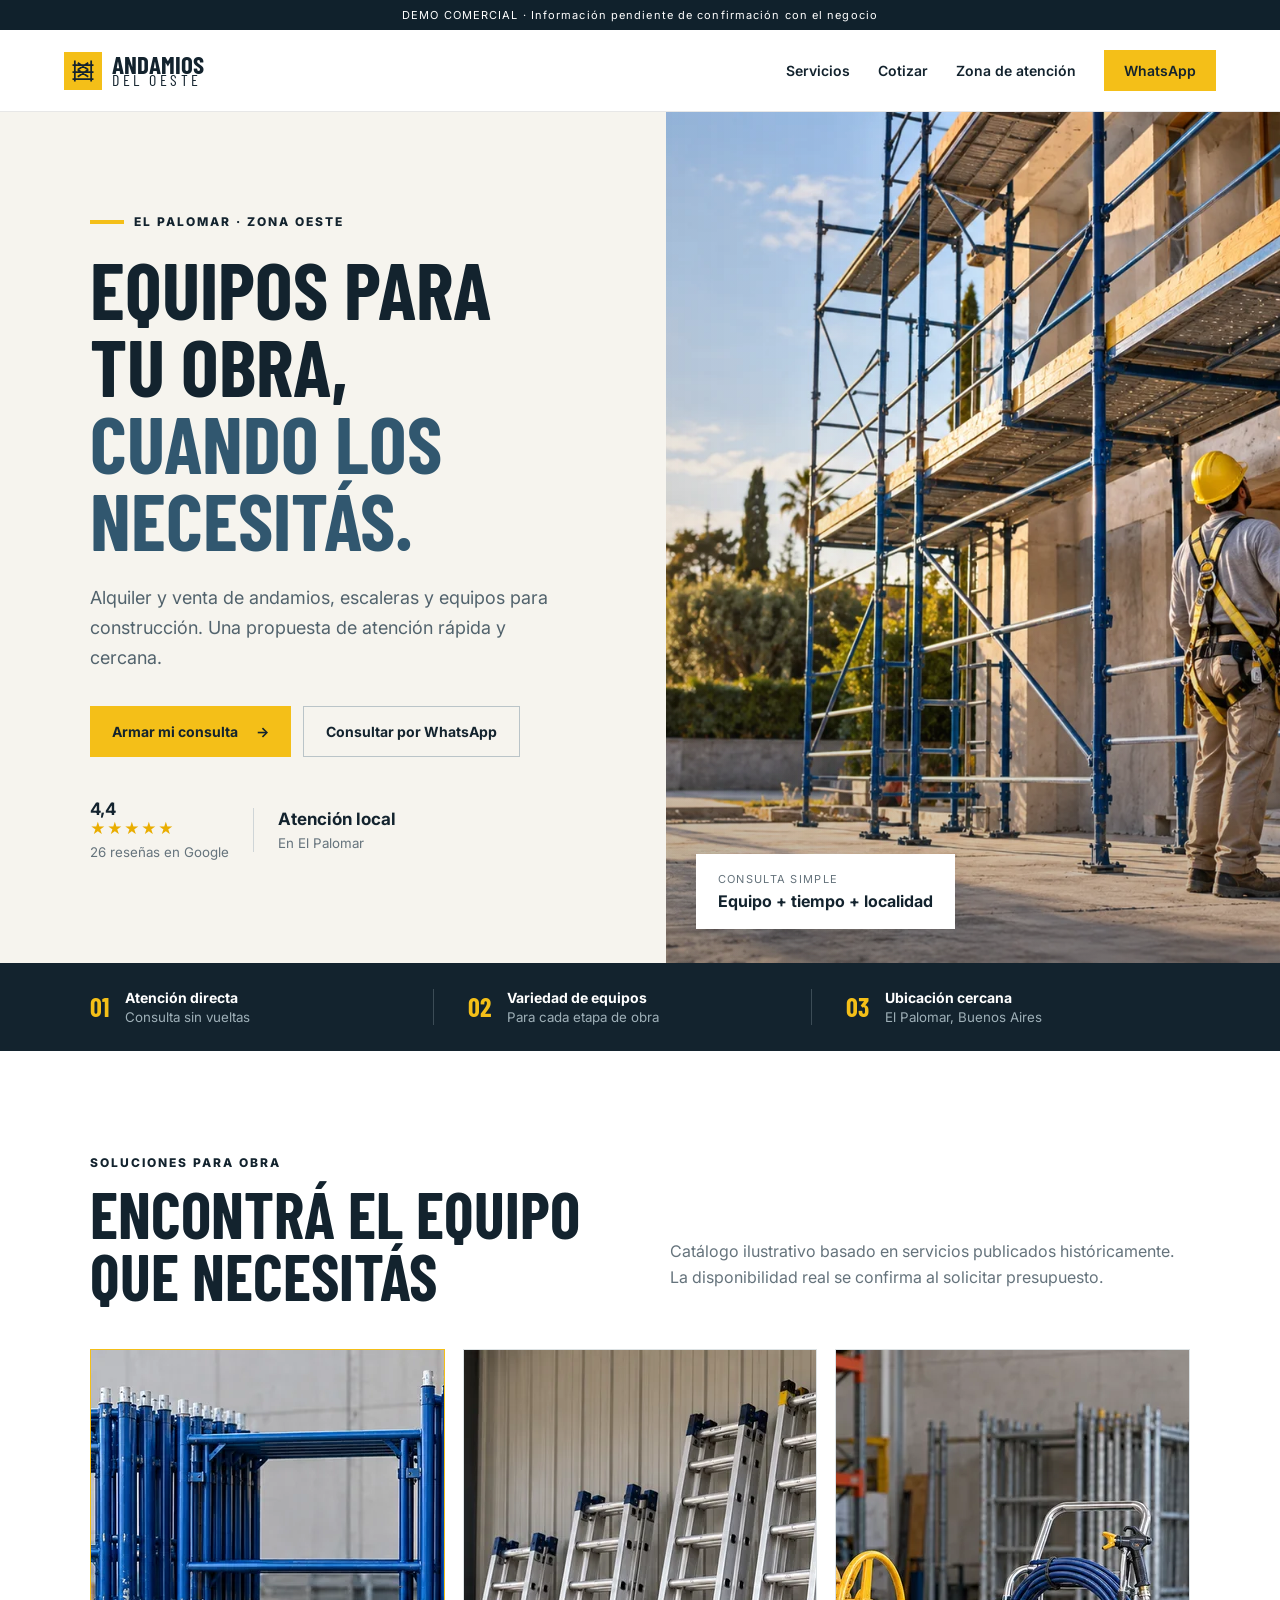
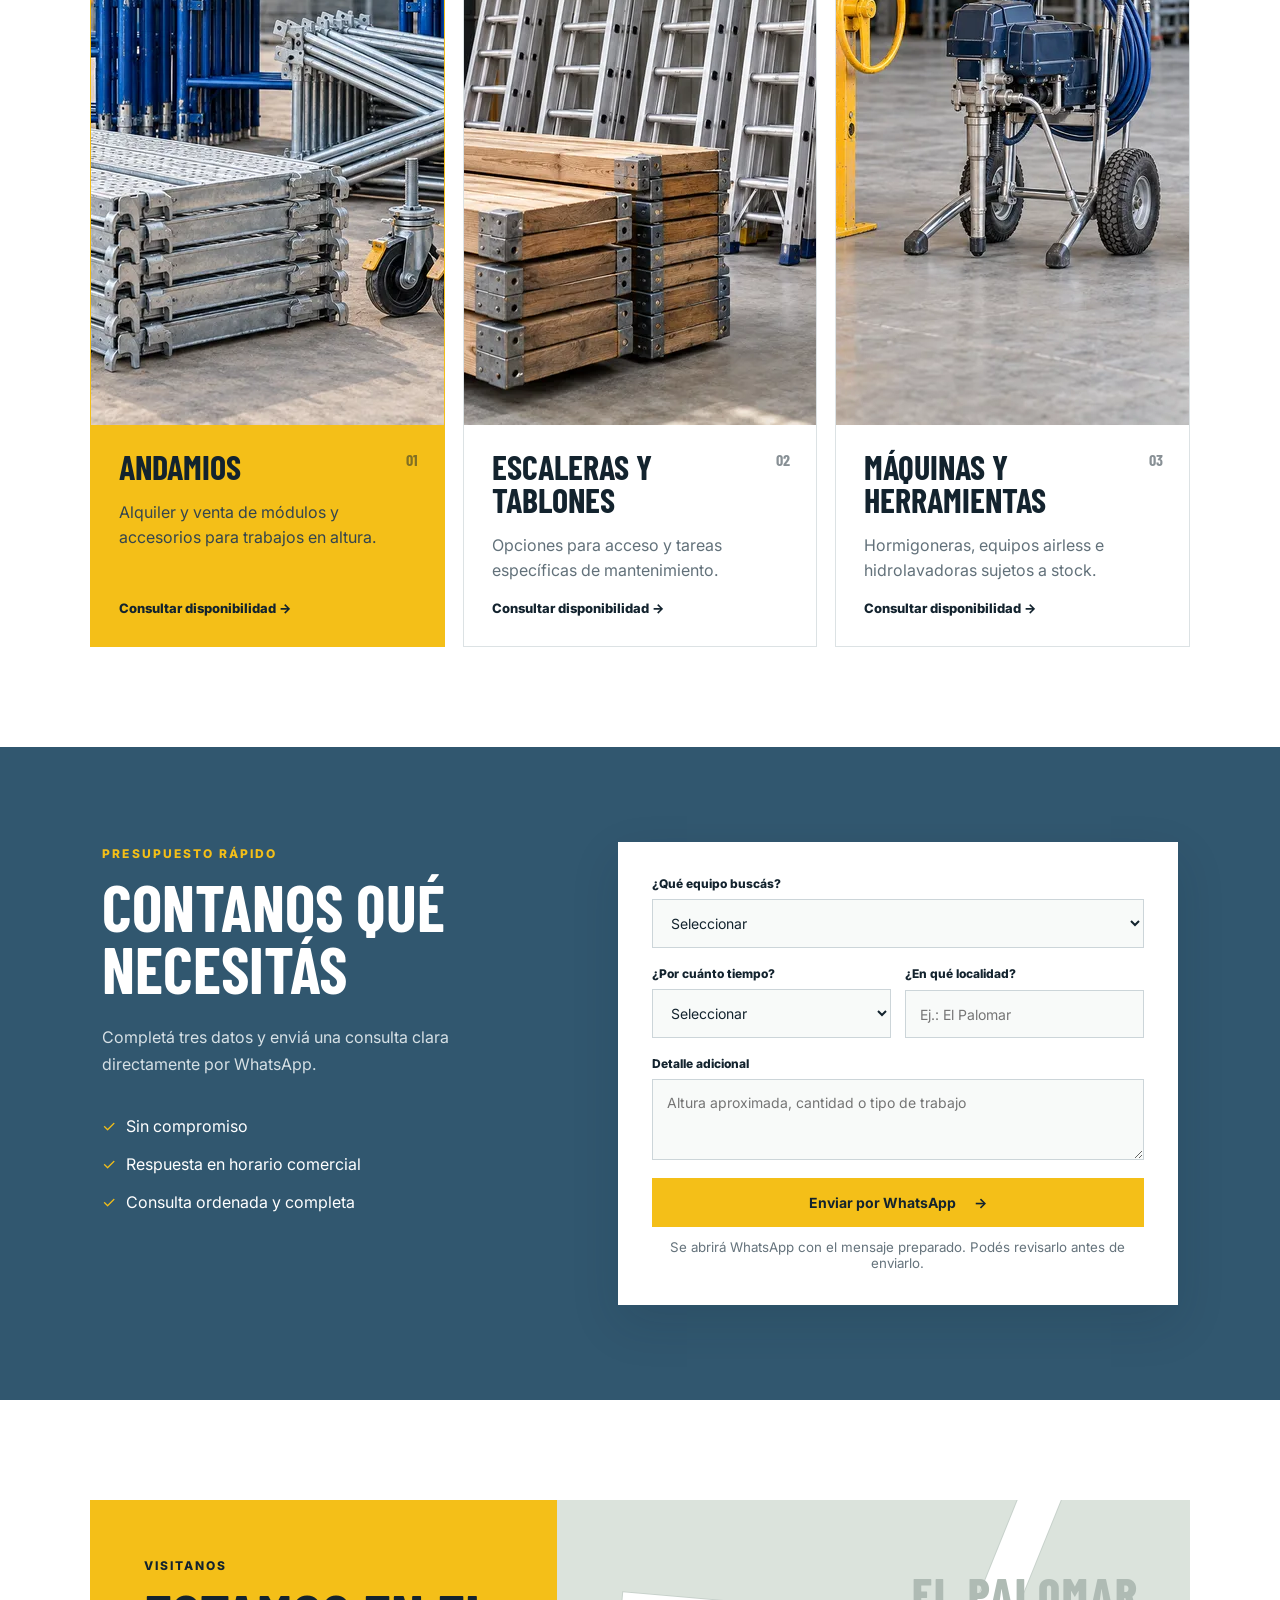
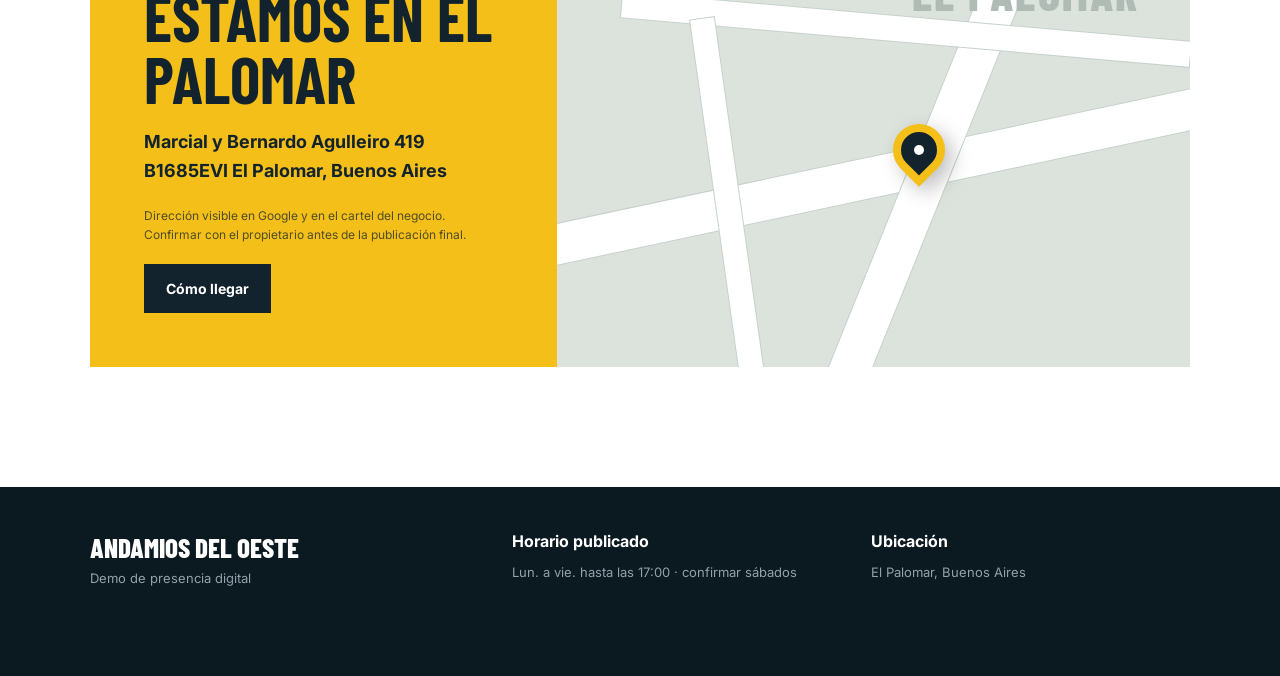
<file: index.html>
<!doctype html>
<html lang="es-AR">
<head>
  <meta charset="utf-8">
  <meta name="viewport" content="width=device-width, initial-scale=1">
  <meta name="description" content="Demo de sitio web para Andamios del Oeste: alquiler y venta de equipos para obra en El Palomar y Zona Oeste.">
  <meta name="robots" content="noindex,nofollow">
  <meta name="theme-color" content="#f4bf18">
  <title>Andamios del Oeste | Demo web</title>
  <link rel="preconnect" href="https://fonts.googleapis.com">
  <link rel="preconnect" href="https://fonts.gstatic.com" crossorigin>
  <link href="https://fonts.googleapis.com/css2?family=Barlow+Condensed:wght@600;700;800&family=Inter:wght@400;500;600;700;800&display=swap" rel="stylesheet">
  <link rel="stylesheet" href="styles.css">
</head>
<body>
  <div class="demo-strip">DEMO COMERCIAL · Información pendiente de confirmación con el negocio</div>
  <header class="site-header">
    <a class="brand" href="#inicio" aria-label="Andamios del Oeste, inicio">
      <span class="brand-mark" aria-hidden="true">
        <svg viewBox="0 0 48 48"><path d="M10 42V6m28 36V6M6 14h36M6 26h36M6 38h36M15 10l18 12M33 10 15 22M15 22l18 12M33 22 15 34"/></svg>
      </span>
      <span><strong>ANDAMIOS</strong><small>DEL OESTE</small></span>
    </a>
    <button class="menu-button" type="button" aria-expanded="false" aria-controls="nav">Menú</button>
    <nav id="nav" aria-label="Navegación principal">
      <a href="#servicios">Servicios</a>
      <a href="#cotizador">Cotizar</a>
      <a href="#zona">Zona de atención</a>
      <a class="nav-cta whatsapp-link" href="https://wa.me/5491133786768?text=Hola%2C%20quisiera%20consultar%20por%20el%20alquiler%20de%20equipos." target="_blank" rel="noopener">WhatsApp</a>
    </nav>
  </header>

  <main id="inicio">
    <section class="hero">
      <div class="hero-copy">
        <div class="eyebrow"><span></span> EL PALOMAR · ZONA OESTE</div>
        <h1>Equipos para tu obra, <em>cuando los necesitás.</em></h1>
        <p class="hero-lead">Alquiler y venta de andamios, escaleras y equipos para construcción. Una propuesta de atención rápida y cercana.</p>
        <div class="hero-actions">
          <a class="button primary" href="#cotizador">Armar mi consulta <span>→</span></a>
          <a class="button secondary whatsapp-link" href="https://wa.me/5491133786768?text=Hola%2C%20quisiera%20consultar%20por%20el%20alquiler%20de%20equipos." target="_blank" rel="noopener">Consultar por WhatsApp</a>
        </div>
        <div class="trust-row">
          <div class="rating"><strong>4,4</strong><span class="stars" aria-label="4,4 de 5 estrellas">★★★★★</span><small>26 reseñas en Google</small></div>
          <div class="trust-divider"></div>
          <div><strong>Atención local</strong><small>En El Palomar</small></div>
        </div>
      </div>
      <div class="hero-visual">
        <img src="assets/images/hero-andamios.webp" alt="Andamio modular instalado junto a una obra, con operario usando equipo de seguridad" width="1400" height="1050" fetchpriority="high">
        <div class="hero-shade"></div>
        <div class="visual-card"><span>Consulta simple</span><strong>Equipo + tiempo + localidad</strong></div>
      </div>
    </section>

    <section class="proof-bar" aria-label="Beneficios">
      <div><b>01</b><span><strong>Atención directa</strong><small>Consulta sin vueltas</small></span></div>
      <div><b>02</b><span><strong>Variedad de equipos</strong><small>Para cada etapa de obra</small></span></div>
      <div><b>03</b><span><strong>Ubicación cercana</strong><small>El Palomar, Buenos Aires</small></span></div>
    </section>

    <section class="section services" id="servicios">
      <div class="section-heading">
        <div><span class="kicker">SOLUCIONES PARA OBRA</span><h2>Encontrá el equipo que necesitás</h2></div>
        <p>Catálogo ilustrativo basado en servicios publicados históricamente. La disponibilidad real se confirma al solicitar presupuesto.</p>
      </div>
      <div class="service-grid">
        <article class="service-card featured">
          <img src="assets/images/andamios-equipos.webp" alt="Marcos, plataformas, crucetas y ruedas de andamios preparados para alquiler" width="900" height="675" loading="lazy">
          <div class="service-card-body"><span class="service-number">01</span>
          <h3>Andamios</h3><p>Alquiler y venta de módulos y accesorios para trabajos en altura.</p><a href="#cotizador">Consultar disponibilidad →</a></div>
        </article>
        <article class="service-card">
          <img src="assets/images/escaleras-tablones.webp" alt="Escaleras profesionales y tablones de obra ordenados en depósito" width="900" height="675" loading="lazy">
          <div class="service-card-body"><span class="service-number">02</span>
          <h3>Escaleras y tablones</h3><p>Opciones para acceso y tareas específicas de mantenimiento.</p><a href="#cotizador">Consultar disponibilidad →</a></div>
        </article>
        <article class="service-card">
          <img src="assets/images/maquinas-herramientas.webp" alt="Hormigonera, equipo airless e hidrolavadora listos para alquilar" width="900" height="675" loading="lazy">
          <div class="service-card-body"><span class="service-number">03</span>
          <h3>Máquinas y herramientas</h3><p>Hormigoneras, equipos airless e hidrolavadoras sujetos a stock.</p><a href="#cotizador">Consultar disponibilidad →</a></div>
        </article>
      </div>
    </section>

    <section class="quote-section" id="cotizador">
      <div class="quote-intro">
        <span class="kicker light">PRESUPUESTO RÁPIDO</span>
        <h2>Contanos qué necesitás</h2>
        <p>Completá tres datos y enviá una consulta clara directamente por WhatsApp.</p>
        <ul><li>Sin compromiso</li><li>Respuesta en horario comercial</li><li>Consulta ordenada y completa</li></ul>
      </div>
      <form class="quote-form" id="quote-form">
        <label>¿Qué equipo buscás?
          <select name="equipo" required><option value="">Seleccionar</option><option>Andamios</option><option>Escaleras o silletas</option><option>Hormigonera</option><option>Hidrolavadora</option><option>Otro equipo</option></select>
        </label>
        <div class="form-row">
          <label>¿Por cuánto tiempo?<select name="tiempo" required><option value="">Seleccionar</option><option>1 día</option><option>1 semana</option><option>15 días</option><option>1 mes</option><option>A definir</option></select></label>
          <label>¿En qué localidad?<input name="localidad" type="text" placeholder="Ej.: El Palomar" required></label>
        </div>
        <label>Detalle adicional <textarea name="detalle" rows="3" placeholder="Altura aproximada, cantidad o tipo de trabajo"></textarea></label>
        <button class="button primary wide" type="submit">Enviar por WhatsApp <span>→</span></button>
        <small class="form-note">Se abrirá WhatsApp con el mensaje preparado. Podés revisarlo antes de enviarlo.</small>
      </form>
    </section>

    <section class="section location" id="zona">
      <div class="location-card">
        <span class="kicker">VISITANOS</span><h2>Estamos en El Palomar</h2>
        <p class="address">Marcial y Bernardo Agulleiro 419<br>B1685EVI El Palomar, Buenos Aires</p>
        <p class="pending">Dirección visible en Google y en el cartel del negocio. Confirmar con el propietario antes de la publicación final.</p>
        <a class="button dark" href="https://www.google.com/maps/search/?api=1&amp;query=Marcial%20y%20Bernardo%20Agulleiro%20419%2C%20El%20Palomar%2C%20Buenos%20Aires" target="_blank" rel="noopener">Cómo llegar</a>
      </div>
      <div class="map-art" aria-hidden="true">
        <div class="road road-a"></div><div class="road road-b"></div><div class="road road-c"></div><div class="road road-d"></div>
        <div class="map-label">EL PALOMAR</div><div class="pin"><span></span></div>
      </div>
    </section>
  </main>

  <footer>
    <div class="footer-brand"><strong>ANDAMIOS DEL OESTE</strong><span>Demo de presencia digital</span></div>
    <div><strong>Horario publicado</strong><span>Lun. a vie. hasta las 17:00 · confirmar sábados</span></div>
    <div><strong>Ubicación</strong><span>El Palomar, Buenos Aires</span></div>
  </footer>

  <div class="sticky-contact"><span><strong>¿Necesitás un presupuesto?</strong><small>Escribinos por WhatsApp</small></span><a class="whatsapp-link" href="https://wa.me/5491133786768?text=Hola%2C%20quisiera%20consultar%20por%20el%20alquiler%20de%20equipos." target="_blank" rel="noopener">Consultar</a></div>

  <script src="script.js"></script>
</body>
</html>
</file>
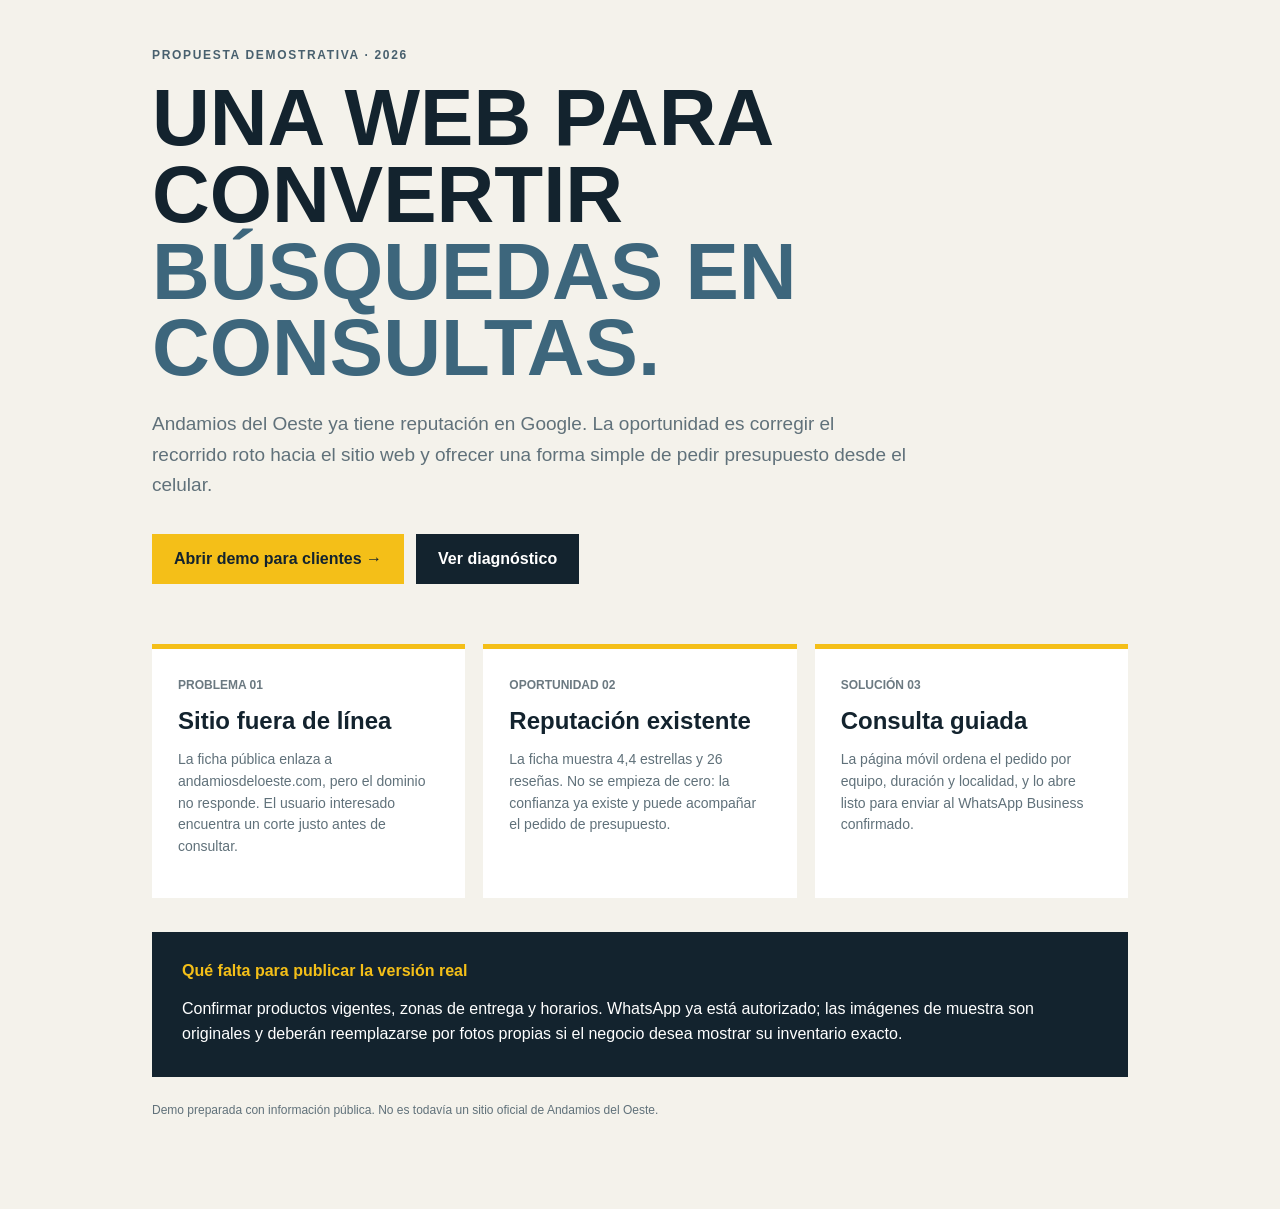
<file: presentacion/index.html>
<!doctype html>
<html lang="es-AR">
<head>
  <meta charset="utf-8"><meta name="viewport" content="width=device-width,initial-scale=1"><meta name="robots" content="noindex,nofollow">
  <title>Propuesta digital | Andamios del Oeste</title>
  <style>
    :root{--y:#f4bf18;--i:#13232e;--m:#60717a}*{box-sizing:border-box}body{margin:0;font-family:Arial,sans-serif;background:#f4f2eb;color:var(--i)}main{max-width:1020px;margin:auto;padding:48px 22px 80px}.tag{font-size:12px;font-weight:700;letter-spacing:.14em;color:#48606e}h1{font-size:clamp(46px,7vw,80px);line-height:.96;margin:18px 0 22px;max-width:850px;text-transform:uppercase}h1 span{color:#3d667c}.lead{font-size:19px;line-height:1.6;max-width:760px;color:var(--m)}.actions{display:flex;gap:12px;margin:34px 0 60px}.button{padding:16px 22px;background:var(--y);color:var(--i);font-weight:700;text-decoration:none}.button.alt{background:var(--i);color:#fff}.grid{display:grid;grid-template-columns:repeat(3,1fr);gap:18px}.card{background:white;padding:26px;border-top:5px solid var(--y)}.card b{font-size:12px;color:#6b7981}.card h2{font-size:24px;margin:14px 0}.card p{font-size:14px;line-height:1.55;color:var(--m)}.proof{margin-top:34px;background:var(--i);color:white;padding:30px}.proof strong{color:var(--y)}.proof p{line-height:1.6;margin-bottom:0}.note{font-size:12px;color:var(--m);margin-top:26px}@media(max-width:700px){.grid{grid-template-columns:1fr}.actions{flex-direction:column;text-align:center}main{padding-top:36px}}
  </style>
</head>
<body><main>
  <div class="tag">PROPUESTA DEMOSTRATIVA · 2026</div>
  <h1>Una web para convertir <span>búsquedas en consultas.</span></h1>
  <p class="lead">Andamios del Oeste ya tiene reputación en Google. La oportunidad es corregir el recorrido roto hacia el sitio web y ofrecer una forma simple de pedir presupuesto desde el celular.</p>
  <div class="actions"><a class="button" href="../index.html?demo=1">Abrir demo para clientes →</a><a class="button alt" href="#diagnostico">Ver diagnóstico</a></div>
  <section class="grid" id="diagnostico">
    <article class="card"><b>PROBLEMA 01</b><h2>Sitio fuera de línea</h2><p>La ficha pública enlaza a andamiosdeloeste.com, pero el dominio no responde. El usuario interesado encuentra un corte justo antes de consultar.</p></article>
    <article class="card"><b>OPORTUNIDAD 02</b><h2>Reputación existente</h2><p>La ficha muestra 4,4 estrellas y 26 reseñas. No se empieza de cero: la confianza ya existe y puede acompañar el pedido de presupuesto.</p></article>
    <article class="card"><b>SOLUCIÓN 03</b><h2>Consulta guiada</h2><p>La página móvil ordena el pedido por equipo, duración y localidad, y lo abre listo para enviar al WhatsApp Business confirmado.</p></article>
  </section>
  <div class="proof"><strong>Qué falta para publicar la versión real</strong><p>Confirmar productos vigentes, zonas de entrega y horarios. WhatsApp ya está autorizado; las imágenes de muestra son originales y deberán reemplazarse por fotos propias si el negocio desea mostrar su inventario exacto.</p></div>
  <p class="note">Demo preparada con información pública. No es todavía un sitio oficial de Andamios del Oeste.</p>
</main></body></html>
</file>
<file: styles.css>
:root{--yellow:#f4bf18;--yellow-2:#ffd84e;--ink:#13232e;--steel:#31576f;--muted:#65737c;--paper:#f6f4ee;--white:#fff;--line:#dce2e4;--shadow:0 18px 45px rgba(14,32,43,.13)}
*{box-sizing:border-box}html{scroll-behavior:smooth}body{margin:0;color:var(--ink);font-family:Inter,system-ui,sans-serif;background:#fff}.demo-strip{background:#10212c;color:#fff;text-align:center;font-size:11px;letter-spacing:.1em;padding:8px 16px}.site-header{height:82px;display:flex;align-items:center;justify-content:space-between;padding:0 clamp(20px,5vw,72px);border-bottom:1px solid #e7e7e7;position:sticky;top:0;background:rgba(255,255,255,.96);backdrop-filter:blur(12px);z-index:20}.brand{display:flex;align-items:center;gap:10px;text-decoration:none;color:var(--ink);line-height:.8}.brand-mark{width:38px;height:38px;background:var(--yellow);display:grid;place-items:center}.brand-mark svg{width:28px;fill:none;stroke:var(--ink);stroke-width:3}.brand strong{font-family:"Barlow Condensed";font-size:25px;display:block}.brand small{font-family:"Barlow Condensed";font-size:16px;letter-spacing:.22em}.site-header nav{display:flex;align-items:center;gap:28px}.site-header nav a{text-decoration:none;color:var(--ink);font-size:14px;font-weight:600}.nav-cta,.menu-button{border:0;font:inherit;font-weight:700;cursor:pointer}.nav-cta{background:var(--yellow);padding:12px 20px}.menu-button{display:none;background:transparent}.hero{min-height:610px;display:grid;grid-template-columns:1.04fr .96fr;background:var(--paper);overflow:hidden}.hero-copy{padding:clamp(60px,8vw,105px) clamp(24px,7vw,110px)}.eyebrow,.kicker{font-size:12px;font-weight:800;letter-spacing:.17em}.eyebrow{display:flex;align-items:center;gap:10px}.eyebrow span{width:34px;height:4px;background:var(--yellow)}h1,h2,h3{font-family:"Barlow Condensed",sans-serif;margin:0;line-height:.97}h1{font-size:clamp(58px,6.2vw,92px);max-width:760px;margin:22px 0 24px;text-transform:uppercase}h1 em{display:block;color:var(--steel);font-style:normal}.hero-lead{font-size:18px;line-height:1.65;color:#52636d;max-width:620px}.hero-actions{display:flex;gap:12px;margin:34px 0}.button{display:inline-flex;justify-content:center;align-items:center;gap:18px;border:0;padding:16px 22px;text-decoration:none;font:700 14px Inter;color:var(--ink);cursor:pointer;transition:.2s transform,.2s box-shadow}.button:hover{transform:translateY(-2px);box-shadow:0 8px 18px rgba(16,33,44,.15)}.primary{background:var(--yellow)}.secondary{background:transparent;border:1px solid #bac4c8}.dark{background:var(--ink);color:#fff}.wide{width:100%}.trust-row{display:flex;align-items:center;gap:24px;margin-top:42px}.trust-row div{display:grid}.trust-row strong{font-size:17px}.trust-row small{color:var(--muted);margin-top:6px}.stars{color:#e9ad00;letter-spacing:1px;font-size:15px}.trust-divider{width:1px;height:44px!important;background:#cfd5d7}.hero-visual{position:relative;min-height:610px;background:linear-gradient(145deg,#dce6e8,#9db4bf);overflow:hidden}.yellow-panel{position:absolute;width:72%;height:120%;right:-18%;top:-10%;background:var(--yellow);transform:skewX(-12deg)}.scaffold{position:absolute;z-index:2;width:min(90%,560px);left:50%;top:52%;transform:translate(-52%,-50%);filter:drop-shadow(0 24px 18px rgba(21,43,54,.23))}.visual-card{position:absolute;z-index:3;bottom:34px;left:30px;background:white;padding:18px 22px;box-shadow:var(--shadow);display:grid}.visual-card span{font-size:11px;color:var(--muted);text-transform:uppercase;letter-spacing:.12em}.visual-card strong{margin-top:5px}.proof-bar{display:grid;grid-template-columns:repeat(3,1fr);background:var(--ink);color:white;padding:26px clamp(24px,7vw,110px);gap:34px}.proof-bar>div{display:flex;gap:16px;align-items:center;border-right:1px solid #3c4c56}.proof-bar>div:last-child{border:0}.proof-bar b{font-family:"Barlow Condensed";font-size:26px;color:var(--yellow)}.proof-bar span{display:grid}.proof-bar strong{font-size:14px}.proof-bar small{color:#9fb0b8;margin-top:3px}.section{padding:100px clamp(24px,7vw,110px)}.section-heading{display:flex;justify-content:space-between;align-items:end;gap:50px;margin-bottom:42px}.section-heading h2,.quote-intro h2,.location h2{font-size:clamp(46px,5vw,68px);text-transform:uppercase;margin-top:12px}.section-heading p{max-width:520px;color:var(--muted);line-height:1.65}.service-grid{display:grid;grid-template-columns:repeat(3,1fr);gap:18px}.service-card{position:relative;border:1px solid var(--line);padding:34px;min-height:330px;display:flex;flex-direction:column}.service-card.featured{background:var(--yellow);border-color:var(--yellow)}.service-number{position:absolute;top:20px;right:22px;font:700 16px "Barlow Condensed";opacity:.5}.service-icon{font:700 48px "Barlow Condensed";margin:24px 0;color:var(--steel)}.service-card h3{font-size:34px;text-transform:uppercase}.service-card p{color:#62717a;line-height:1.6}.service-card.featured p{color:#34454e}.service-card a{margin-top:auto;color:var(--ink);font-size:13px;font-weight:800;text-decoration:none}.quote-section{display:grid;grid-template-columns:.85fr 1.15fr;gap:8vw;padding:95px clamp(24px,8vw,130px);background:var(--steel);color:#fff}.light{color:var(--yellow)}.quote-intro h2{margin:14px 0 24px}.quote-intro p{color:#d6e0e5;line-height:1.65}.quote-intro ul{list-style:none;padding:0;margin-top:30px}.quote-intro li{padding:9px 0}.quote-intro li:before{content:"✓";color:var(--yellow);margin-right:10px}.quote-form{background:#fff;color:var(--ink);padding:34px;box-shadow:var(--shadow)}.quote-form label{display:grid;gap:8px;font-size:12px;font-weight:800;margin-bottom:18px}.quote-form input,.quote-form select,.quote-form textarea{width:100%;padding:14px;border:1px solid #ccd5d9;background:#f8faf9;font:14px Inter;color:var(--ink);border-radius:0}.quote-form input:focus,.quote-form select:focus,.quote-form textarea:focus{outline:3px solid rgba(244,191,24,.35);border-color:#c49600}.form-row{display:grid;grid-template-columns:1fr 1fr;gap:14px}.form-note{display:block;text-align:center;color:var(--muted);margin-top:12px}.location{display:grid;grid-template-columns:.85fr 1.15fr;padding-bottom:120px}.location-card{padding:54px;background:var(--yellow)}.address{font-size:18px;line-height:1.6;font-weight:700}.pending{font-size:12px;line-height:1.6;opacity:.73;margin:20px 0}.map-art{min-height:430px;background:#dbe3dc;position:relative;overflow:hidden}.road{position:absolute;background:#fff;box-shadow:0 0 0 1px #c7d1cb}.road-a{width:120%;height:40px;top:55%;left:-10%;transform:rotate(-12deg)}.road-b{width:40px;height:120%;left:58%;top:-10%;transform:rotate(22deg)}.road-c{width:90%;height:25px;top:25%;left:10%;transform:rotate(5deg)}.road-d{width:24px;height:80%;left:25%;top:25%;transform:rotate(-8deg)}.map-label{position:absolute;right:8%;top:14%;font:800 46px "Barlow Condensed";color:#afbbb4;letter-spacing:.05em}.pin{position:absolute;left:53%;top:48%;width:52px;height:52px;background:var(--ink);border:8px solid var(--yellow);border-radius:50% 50% 50% 0;transform:rotate(-45deg);box-shadow:0 10px 20px rgba(0,0,0,.25)}.pin span{position:absolute;width:10px;height:10px;background:#fff;border-radius:50%;left:13px;top:13px}footer{display:grid;grid-template-columns:1.2fr 1fr 1fr;gap:40px;background:#0b1921;color:#fff;padding:44px clamp(24px,7vw,110px) 90px}footer div{display:grid;gap:7px}footer span{color:#91a2aa;font-size:13px}.footer-brand strong{font:800 27px "Barlow Condensed"}.sticky-contact{display:none}dialog{border:0;padding:40px;max-width:470px;text-align:center;box-shadow:0 24px 90px rgba(0,0,0,.35)}dialog::backdrop{background:rgba(7,20,28,.75)}.dialog-close{position:absolute;right:12px;top:8px;border:0;background:none;font-size:28px;cursor:pointer}.dialog-icon{display:grid;place-items:center;margin:0 auto 20px;width:54px;height:54px;background:var(--yellow);border-radius:50%;font-size:26px;font-weight:800}dialog h2{font-size:38px;text-transform:uppercase}dialog p{color:var(--muted);line-height:1.6}.dialog-ok{margin-top:10px}
@media(max-width:850px){.site-header{height:68px}.menu-button{display:block}.site-header nav{display:none;position:absolute;top:68px;left:0;right:0;background:white;padding:20px;box-shadow:var(--shadow);align-items:stretch;flex-direction:column;gap:16px}.site-header nav.open{display:flex}.hero{grid-template-columns:1fr}.hero-copy{padding:58px 24px 46px}.hero-visual{min-height:410px}.proof-bar{grid-template-columns:1fr;padding:22px 24px;gap:18px}.proof-bar>div{border-right:0;border-bottom:1px solid #3c4c56;padding-bottom:16px}.proof-bar>div:last-child{border:0;padding-bottom:0}.section{padding:72px 20px}.section-heading{display:block}.section-heading p{margin-top:20px}.service-grid{grid-template-columns:1fr}.quote-section{grid-template-columns:1fr;padding:72px 20px}.location{grid-template-columns:1fr}.location-card{padding:40px 28px}.map-art{min-height:310px}footer{grid-template-columns:1fr;padding:42px 24px 100px}.sticky-contact{position:fixed;z-index:19;bottom:0;left:0;right:0;display:flex;justify-content:space-between;align-items:center;background:#fff;padding:10px 14px;box-shadow:0 -7px 24px rgba(0,0,0,.14)}.sticky-contact span{display:grid;font-size:12px}.sticky-contact small{color:var(--muted);margin-top:2px}.sticky-contact a{background:var(--yellow);padding:12px 15px;color:var(--ink);text-decoration:none;font-size:12px;font-weight:800}.form-row{grid-template-columns:1fr}.hero-actions{flex-direction:column}.button{width:100%}h1{font-size:58px}.trust-row{gap:14px}.map-label{font-size:34px}}
@media(max-width:420px){.brand strong{font-size:21px}.brand small{font-size:13px}.brand-mark{width:34px;height:34px}.demo-strip{font-size:9px}.quote-form{padding:24px 18px}.location h2,.quote-intro h2,.section-heading h2{font-size:46px}}
@media(prefers-reduced-motion:reduce){html{scroll-behavior:auto}.button{transition:none}}

/* Original photography and authorized contact upgrade */
.hero-visual{background:#9db4bf}
.hero-visual>img{position:absolute;inset:0;width:100%;height:100%;object-fit:cover;object-position:center;display:block}
.hero-shade{position:absolute;inset:0;background:linear-gradient(90deg,rgba(8,21,29,.08),transparent 42%),linear-gradient(0deg,rgba(8,21,29,.28),transparent 42%)}
.service-card{padding:0;min-height:420px;overflow:hidden;background:#fff}
.service-card>img{width:100%;aspect-ratio:4/3;object-fit:cover;display:block;transition:transform .45s ease}
.service-card:hover>img{transform:scale(1.025)}
.service-card-body{position:relative;padding:26px 28px 30px;display:flex;flex:1;flex-direction:column}
.service-card.featured{background:#fff}
.service-card.featured .service-card-body{background:var(--yellow)}
.service-card .service-number{top:25px;right:26px}
.service-card h3{padding-right:35px}
.whatsapp-link:focus-visible,.button:focus-visible,.site-header a:focus-visible{outline:3px solid #128c7e;outline-offset:3px}
@media(max-width:850px){.hero-visual>img{object-position:58% center}.service-card{min-height:0}}
</file>
